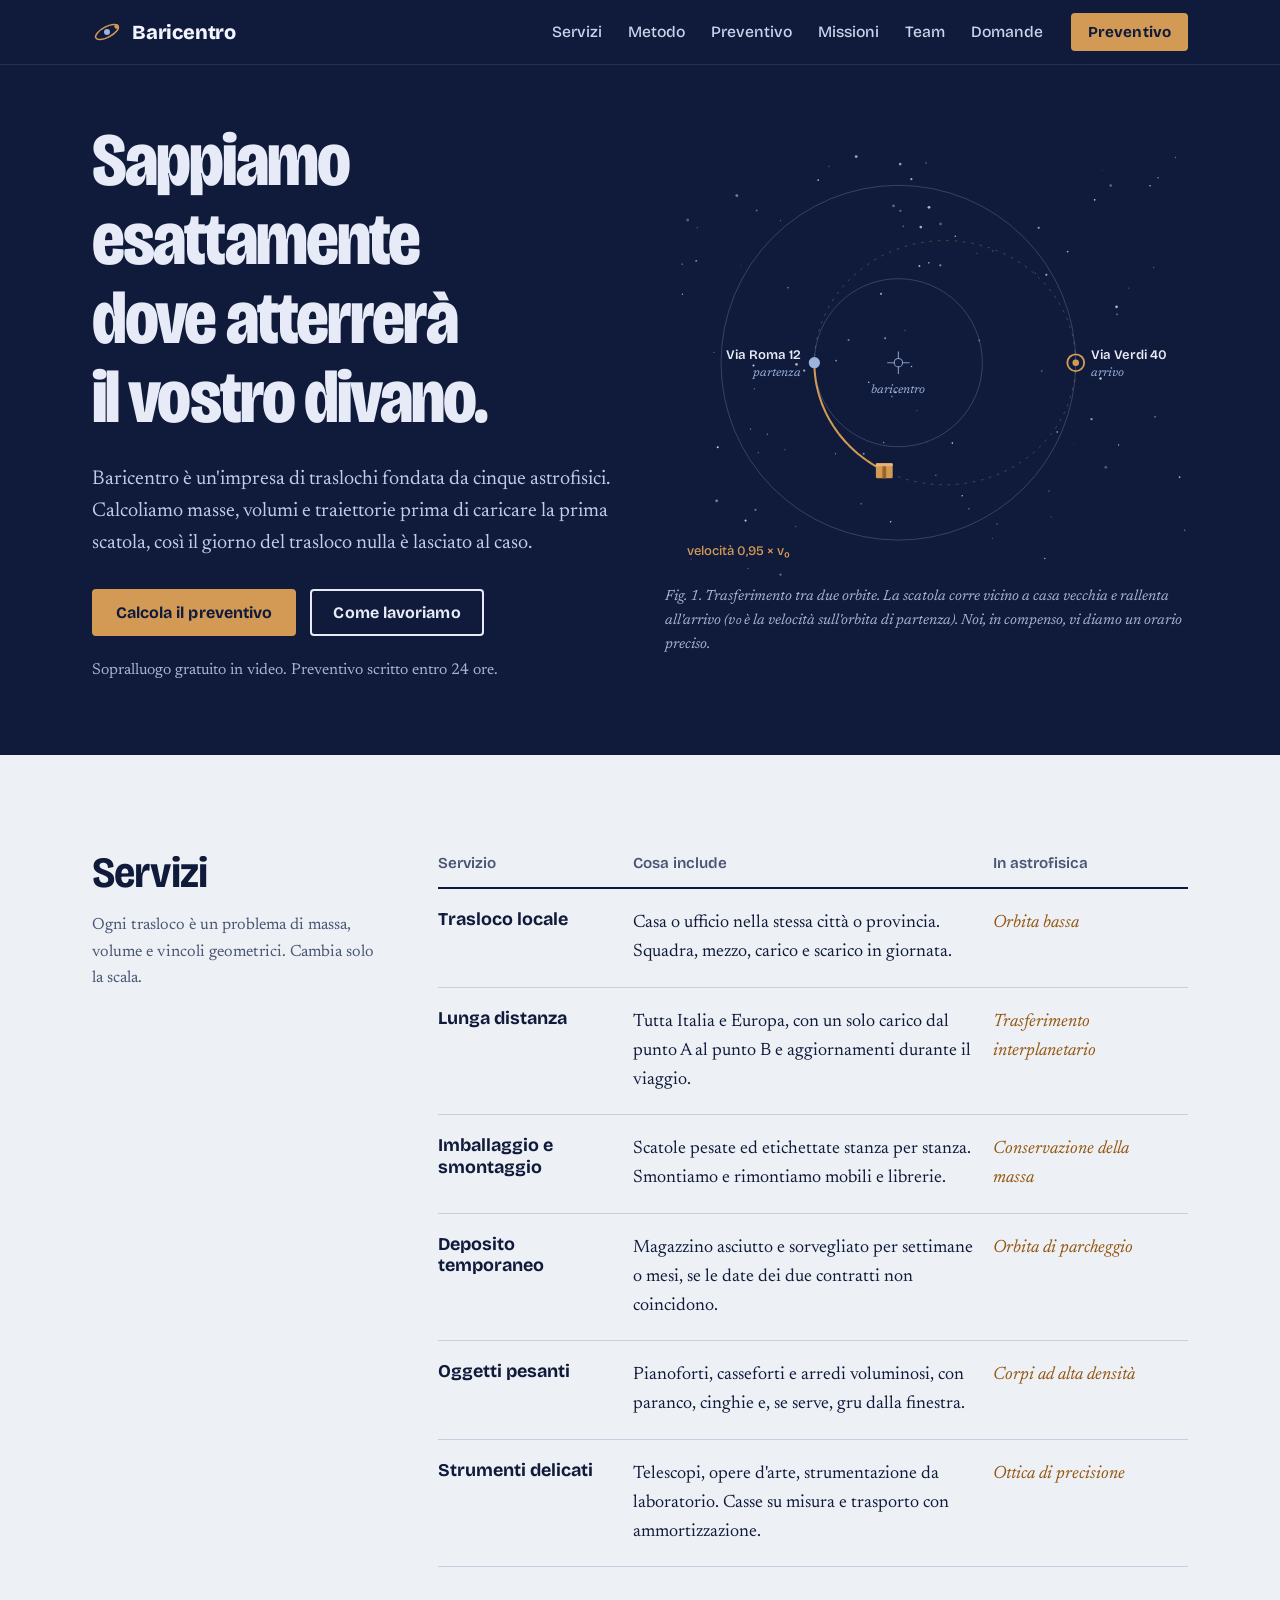
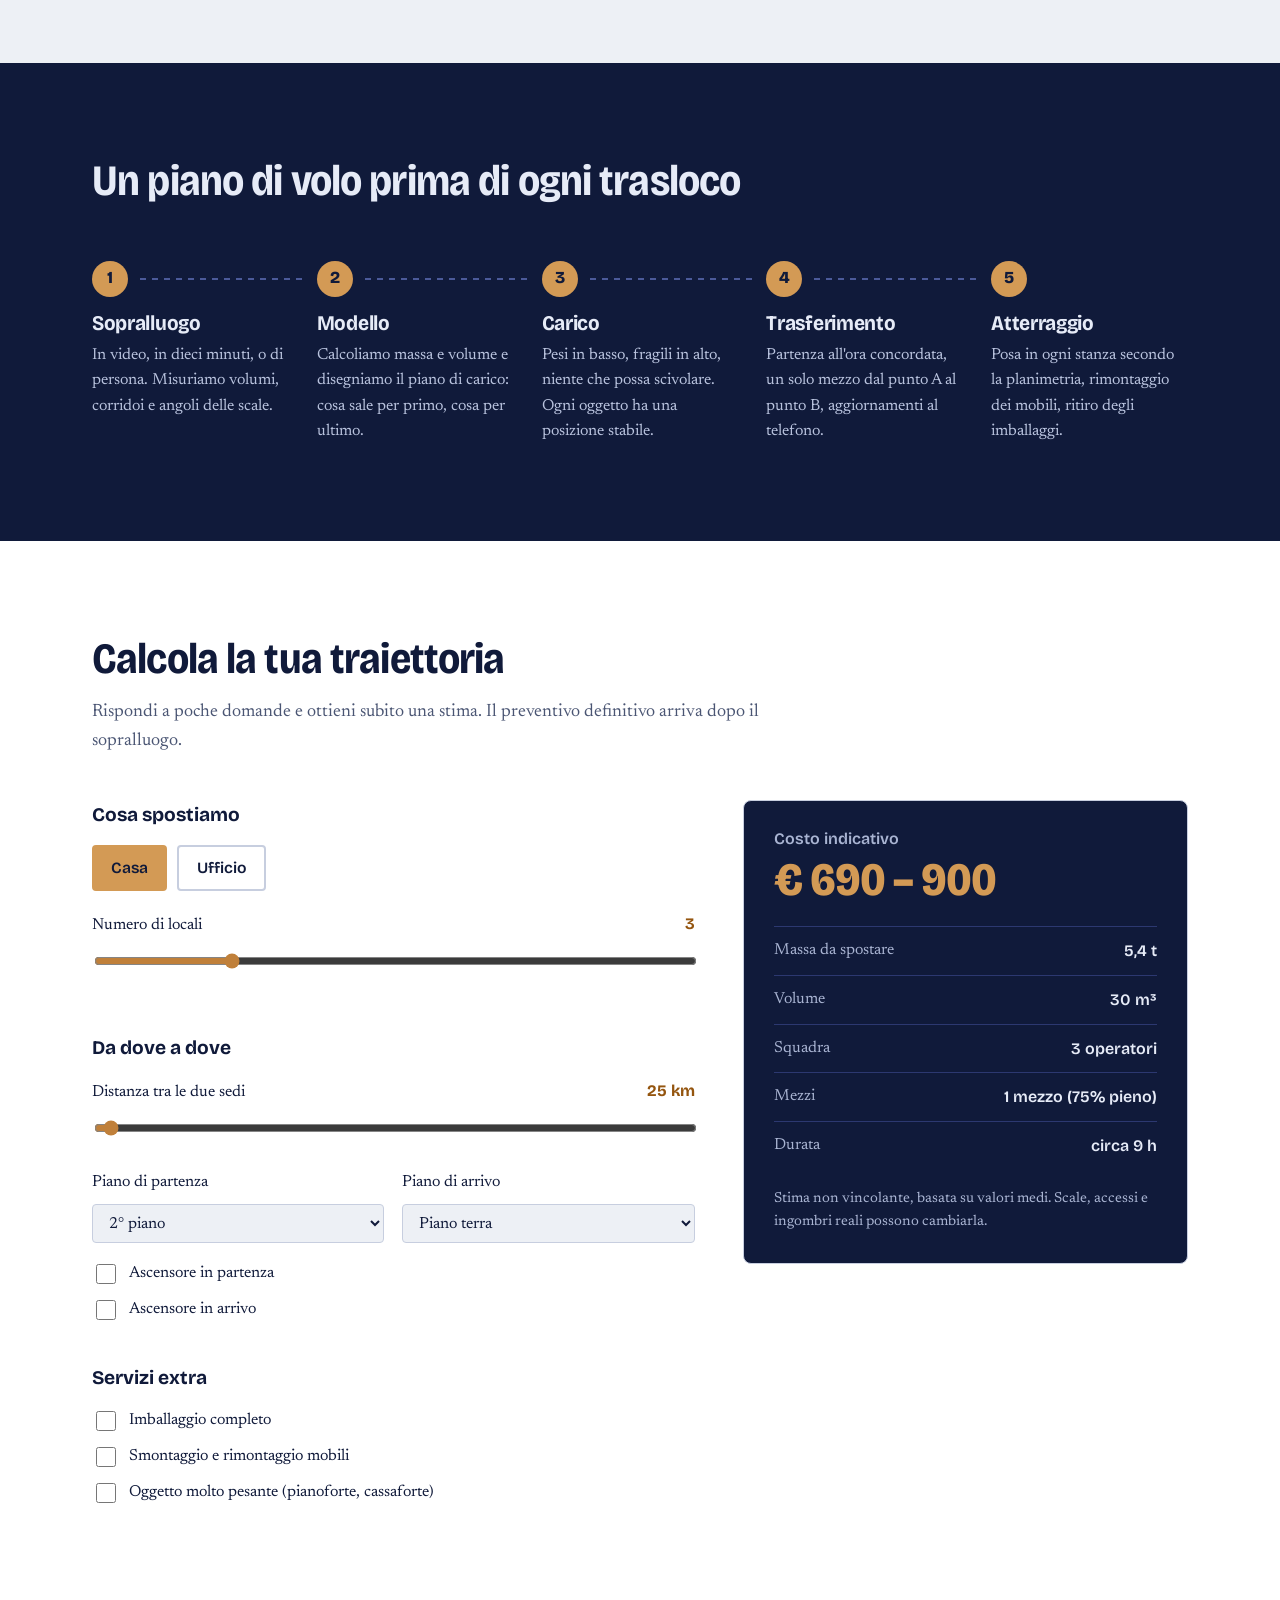
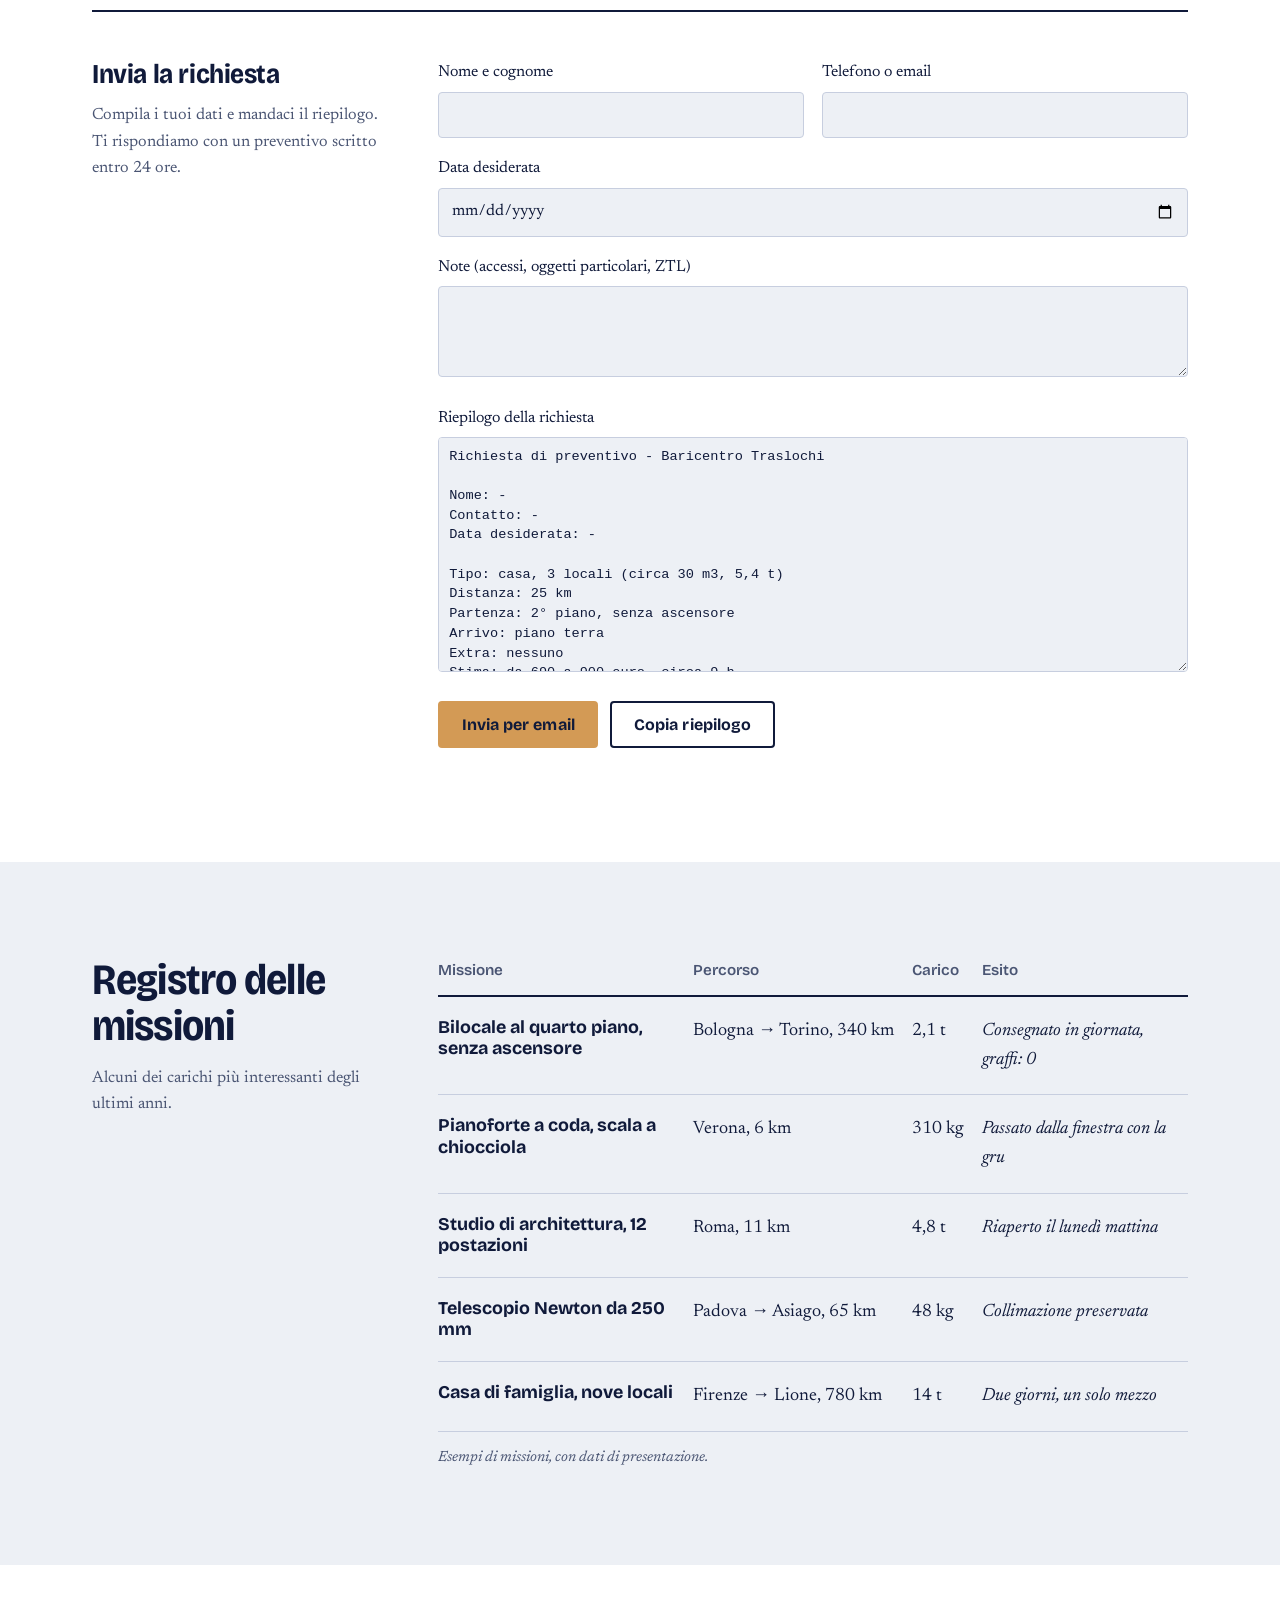
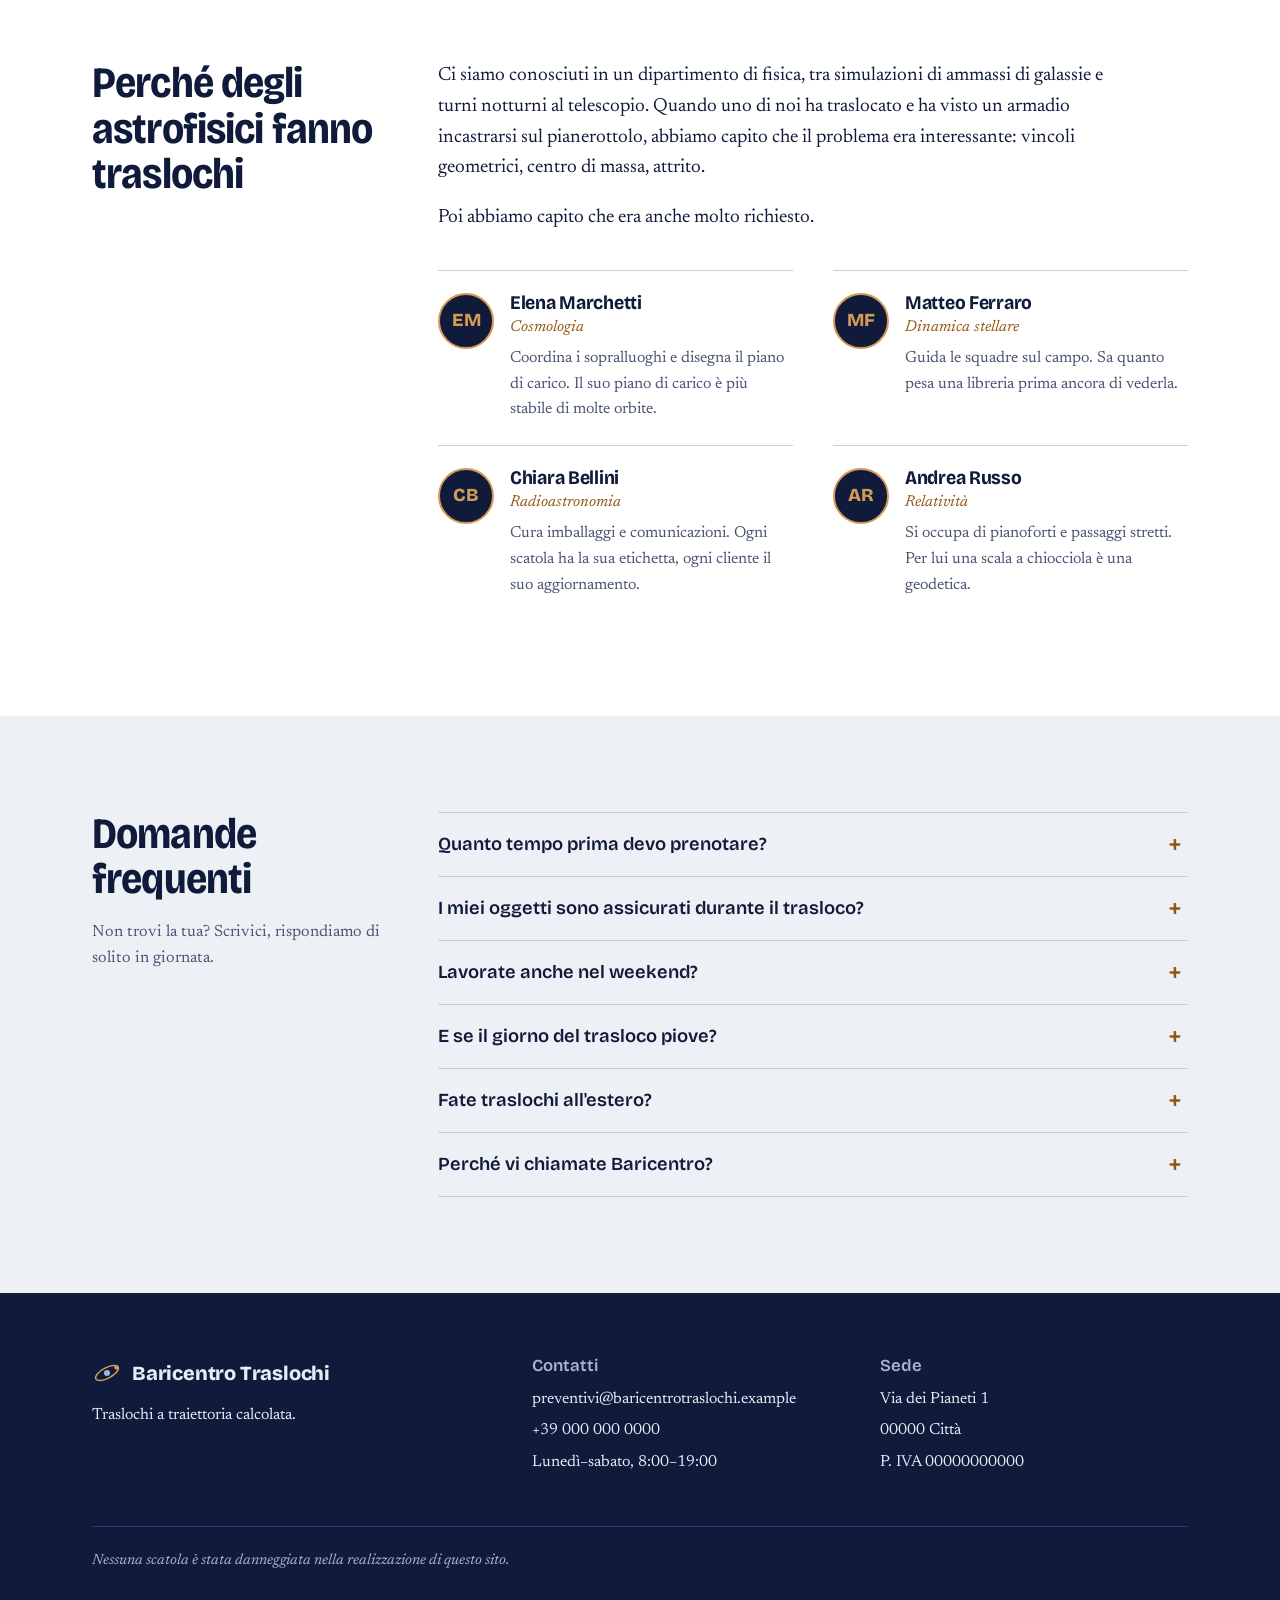
<file: index.html>
<!doctype html>
<html lang="it">
<head>
<meta charset="utf-8">
<meta name="viewport" content="width=device-width, initial-scale=1, viewport-fit=cover">
<title>Baricentro Traslochi – traslochi a traiettoria calcolata</title>
<meta name="description" content="Baricentro è un'impresa di traslochi fondata da astrofisici. Calcoliamo masse, volumi e traiettorie prima di caricare la prima scatola.">
<link rel="preconnect" href="https://fonts.googleapis.com">
<link rel="preconnect" href="https://fonts.gstatic.com" crossorigin>
<link href="https://fonts.googleapis.com/css2?family=Bricolage+Grotesque:opsz,wdth,wght@12..96,75..100,400..800&family=Newsreader:ital,opsz,wght@0,6..72,400..600;1,6..72,400&display=swap" rel="stylesheet">
<style>
  :root{
    --space:#101A3A;
    --space-deep:#0A1129;
    --box:#D39A55;
    --ice:#9DB4DE;
    --star:#F2F5FF;

    --bg:#EDF0F5;
    --surface:#FFFFFF;
    --ink:#101A3A;
    --muted:#4A5573;
    --line:#C7CEDF;
    --accent:#94550F;
    color-scheme: light;

    --display:"Bricolage Grotesque","Helvetica Neue",Arial,sans-serif;
    --text:"Newsreader",Georgia,"Times New Roman",serif;

    box-sizing:border-box;
    padding-top:env(safe-area-inset-top,0px);
    padding-bottom:env(safe-area-inset-bottom,0px);
    background:var(--space);
  }
  @media (prefers-color-scheme: dark){
    :root:not([data-theme="light"]){
      --bg:#0B1229;
      --surface:#121C3F;
      --ink:#E6EBF7;
      --muted:#A0ABCA;
      --line:#28336A;
      --accent:#E0AE6F;
      color-scheme: dark;
    }
  }
  :root[data-theme="dark"]{
    --bg:#0B1229;
    --surface:#121C3F;
    --ink:#E6EBF7;
    --muted:#A0ABCA;
    --line:#28336A;
    --accent:#E0AE6F;
    color-scheme: dark;
  }
  html{ scroll-padding-top:calc(env(safe-area-inset-top,0px) + 76px); scroll-behavior:smooth; }
  *,*::before,*::after{ box-sizing:border-box; }
  body{
    margin:0;
    background:var(--bg);
    color:var(--ink);
    font-family:var(--text);
    font-size:1.125rem;
    line-height:1.6;
    -webkit-text-size-adjust:100%;
  }
  h1,h2,h3{ font-family:var(--display); margin:0; line-height:1.05; letter-spacing:-0.015em; }
  p{ margin:0 0 1em; }
  a{ color:inherit; }
  img,svg{ max-width:100%; }
  :focus-visible{ outline:3px solid var(--box); outline-offset:3px; }

  .wrap{
    max-width:1140px; margin:0 auto;
    padding-left:max(22px,env(safe-area-inset-left,0px));
    padding-right:max(22px,env(safe-area-inset-right,0px));
  }

  /* ---------- Buttons ---------- */
  .btn{
    display:inline-flex; align-items:center; justify-content:center;
    padding:.8em 1.35em; border-radius:4px; border:2px solid var(--box);
    background:var(--box); color:var(--space);
    font-family:var(--display); font-weight:700; font-size:1rem; letter-spacing:.005em;
    text-decoration:none; cursor:pointer; line-height:1.1;
  }
  .btn:hover{ background:#E2AE6D; border-color:#E2AE6D; }
  .btn.ghost{ background:transparent; color:inherit; border-color:currentColor; }
  .btn.ghost:hover{ background:rgba(255,255,255,.08); }
  .btn.sm{ padding:.6em 1em; font-size:.95rem; }

  /* ---------- Header ---------- */
  .site-header{
    position:sticky; top:env(safe-area-inset-top,0px); z-index:20;
    background:var(--space); color:var(--star);
    border-bottom:1px solid rgba(255,255,255,.09);
  }
  .bar{ display:flex; align-items:center; gap:28px; height:64px; }
  .brand{ display:flex; align-items:center; gap:10px; text-decoration:none;
    font-family:var(--display); font-weight:800; font-size:1.25rem; letter-spacing:-.01em; }
  .site-header nav{ margin-left:auto; display:flex; gap:26px; }
  .site-header nav a{ text-decoration:none; font-family:var(--display); font-weight:500; font-size:.98rem; color:#C9D3EC; }
  .site-header nav a:hover{ color:#fff; }
  @media (max-width:860px){
    .site-header nav{ display:none; }
    .bar .btn{ margin-left:auto; }
  }

  /* ---------- Hero ---------- */
  .on-space{
    --ink:#E6EBF7; --muted:#A9B4D2; --line:#2C3870; --accent:#E0AE6F;
    background:var(--space); color:var(--ink);
  }
  .hero{ padding:56px 0 72px; overflow:hidden; }
  .hero-grid{ display:grid; grid-template-columns:1.02fr 1fr; gap:40px; align-items:center; }
  .hero h1{
    font-size:clamp(2.5rem,6.2vw,4.7rem); font-weight:800; font-stretch:82%;
    font-variation-settings:"opsz" 96; letter-spacing:-.025em; text-wrap:balance;
  }
  .lead{ font-size:1.25rem; color:#C3CCE6; max-width:34em; margin:26px 0 30px; }
  .cta-row{ display:flex; flex-wrap:wrap; gap:14px; }
  .hero-note{ margin:22px 0 0; font-size:.98rem; color:var(--muted); }
  .orbit{ margin:0; }
  .orbit svg{ display:block; width:100%; height:auto; }
  .orbit figcaption{ font-size:.92rem; font-style:italic; color:var(--muted); margin-top:8px; max-width:38em; }
  .o-ring{ fill:none; stroke:#9DB4DE; stroke-opacity:.28; stroke-width:1; }
  .o-transfer{ fill:none; stroke:#D39A55; stroke-opacity:.35; stroke-width:1; stroke-dasharray:3 6; }
  .o-trail{ fill:none; stroke:#D39A55; stroke-width:2.2; stroke-linecap:round; stroke-linejoin:round; }
  .o-label{ font-family:var(--display); font-size:14px; font-weight:600; fill:#E6EBF7; }
  .o-sub{ font-family:var(--text); font-style:italic; font-size:13px; fill:#9DB4DE; }
  .o-read{ font-family:var(--display); font-size:14px; font-weight:500; fill:#D39A55; }
  @media (max-width:940px){
    .hero{ padding:36px 0 56px; }
    .hero-grid{ grid-template-columns:1fr; gap:36px; }
  }

  /* ---------- Sections ---------- */
  .section{ padding:96px 0; background:var(--bg); }
  .section.alt{ background:var(--surface); }
  .split{ display:grid; grid-template-columns:minmax(200px,290px) 1fr; gap:56px; }
  .rail h2, .sec-title{
    font-size:clamp(1.9rem,3.6vw,2.7rem); font-weight:700; font-stretch:88%; letter-spacing:-.02em;
  }
  .rail p{ margin-top:16px; color:var(--muted); font-size:1.02rem; }
  .sec-lead{ color:var(--muted); max-width:40em; margin:16px 0 0; }
  @media (max-width:860px){
    .section{ padding:64px 0; }
    .split{ grid-template-columns:1fr; gap:28px; }
  }

  /* ---------- Servizi table ---------- */
  table{ width:100%; border-collapse:collapse; }
  th{ text-align:left; font-family:var(--display); font-weight:600; font-size:.95rem; color:var(--muted);
      padding:0 18px 12px 0; border-bottom:2px solid var(--ink); }
  td{ padding:20px 18px 20px 0; border-bottom:1px solid var(--line); vertical-align:top; }
  td:first-child{ font-family:var(--display); font-weight:700; font-size:1.12rem; width:26%; line-height:1.2; }
  td.astro{ font-style:italic; color:var(--accent); width:26%; }
  .table-scroll{ overflow-x:auto; }
  @media (max-width:720px){
    .svc thead{ display:none; }
    .svc tr, .svc td{ display:block; width:auto !important; }
    .svc tr{ padding:18px 0; border-bottom:1px solid var(--line); }
    .svc td{ padding:0; border:0; }
    .svc td:first-child{ margin-bottom:6px; font-size:1.15rem; }
    .svc td.astro{ margin-top:8px; }
    .svc td.astro::before{ content:"In astrofisica: "; font-style:normal; color:var(--muted); }
  }

  /* ---------- Metodo ---------- */
  .metodo{ padding:96px 0; }
  .metodo h2{ font-size:clamp(1.9rem,3.6vw,2.7rem); font-weight:700; font-stretch:88%; letter-spacing:-.02em; max-width:16em; }
  .steps{ list-style:none; padding:0; margin:56px 0 0; display:grid; grid-template-columns:repeat(5,1fr); gap:28px; counter-reset:step; }
  .steps li{ position:relative; padding-top:52px; counter-increment:step; }
  .steps li::before{
    content:counter(step); position:absolute; top:0; left:0; width:36px; height:36px; border-radius:50%;
    background:var(--box); color:var(--space); display:grid; place-items:center;
    font-family:var(--display); font-weight:800; font-size:1.05rem;
  }
  .steps li::after{
    content:""; position:absolute; top:17px; left:48px; right:-16px; height:2px;
    background:repeating-linear-gradient(90deg,#4B5A99 0 6px,transparent 6px 12px);
  }
  .steps li:last-child::after{ display:none; }
  .steps h3{ font-size:1.3rem; font-weight:700; margin-bottom:8px; font-stretch:92%; }
  .steps p{ font-size:1rem; color:#B9C3DE; margin:0; }
  @media (max-width:940px){
    .metodo{ padding:64px 0; }
    .steps{ grid-template-columns:1fr; gap:0; margin-top:36px; }
    .steps li{ padding:2px 0 34px 56px; }
    .steps li::after{ top:42px; bottom:6px; left:17px; right:auto; width:2px; height:auto;
      background:repeating-linear-gradient(180deg,#4B5A99 0 6px,transparent 6px 12px); }
  }

  /* ---------- Calcolatore ---------- */
  .calc{ display:grid; grid-template-columns:1.15fr .85fr; gap:48px; margin-top:44px; align-items:start; }
  fieldset{ border:0; margin:0 0 30px; padding:0; min-inline-size:0; }
  legend{ font-family:var(--display); font-weight:700; font-size:1.2rem; padding:0; margin-bottom:14px; }
  .field{ display:block; margin-bottom:18px; }
  .field > span, .field-label{ display:flex; justify-content:space-between; align-items:baseline; gap:12px;
    font-size:1rem; margin-bottom:6px; }
  output{ font-family:var(--display); font-weight:700; color:var(--accent); }
  input[type=range]{ width:100%; accent-color:#C0803A; height:28px; }
  .seg{ display:flex; gap:10px; margin-bottom:20px; flex-wrap:wrap; }
  .seg label{ cursor:pointer; }
  .seg input{ position:absolute; opacity:0; pointer-events:none; }
  .seg span{
    display:inline-block; padding:.55em 1.1em; border:2px solid var(--line); border-radius:4px;
    font-family:var(--display); font-weight:600; font-size:.98rem; background:var(--surface);
  }
  .seg input:checked + span{ border-color:var(--box); background:var(--box); color:var(--space); }
  .seg input:focus-visible + span{ outline:3px solid var(--box); outline-offset:3px; }
  .two{ display:grid; grid-template-columns:1fr 1fr; gap:18px; }
  select,input[type=text],input[type=email],input[type=date],textarea{
    width:100%; font:inherit; font-size:1rem; color:var(--ink); background:var(--surface);
    border:1.5px solid var(--line); border-radius:4px; padding:.6em .75em;
  }
  .section.alt select,.section.alt input[type=text],.section.alt input[type=email],.section.alt input[type=date],.section.alt textarea{ background:var(--bg); }
  select{ margin-top:2px; }
  .check{ display:flex; gap:10px; align-items:center; font-size:1rem; margin:0 0 10px; cursor:pointer; }
  .check input{ width:20px; height:20px; accent-color:#C0803A; flex:none; }
  .result{
    position:sticky; top:calc(env(safe-area-inset-top,0px) + 84px);
    background:var(--space); color:#E6EBF7; border-radius:8px; padding:30px; border:1px solid var(--line);
  }
  .result h3{ font-size:1rem; font-weight:600; color:#A9B4D2; font-stretch:100%; letter-spacing:0; }
  .price{ font-family:var(--display); font-weight:800; font-size:clamp(2rem,4vw,2.9rem); color:var(--box);
    line-height:1.05; margin:8px 0 22px; font-stretch:88%; letter-spacing:-.02em; }
  .result dl{ margin:0; display:grid; grid-template-columns:auto 1fr; gap:0; }
  .result dt,.result dd{ padding:11px 0; border-top:1px solid #2C3870; margin:0; font-size:1rem; }
  .result dt{ color:#A9B4D2; padding-right:20px; }
  .result dd{ text-align:right; font-family:var(--display); font-weight:600; }
  .result .fine{ font-size:.9rem; color:#A9B4D2; margin:18px 0 0; }
  @media (max-width:940px){
    .calc{ grid-template-columns:1fr; gap:12px; }
    .result{ position:static; }
  }
  @media (max-width:520px){ .two{ grid-template-columns:1fr; } }

  .request{ margin-top:64px; padding-top:48px; border-top:2px solid var(--ink); display:grid; grid-template-columns:minmax(200px,290px) 1fr; gap:56px; }
  .request h3{ font-size:1.7rem; font-weight:700; font-stretch:90%; }
  .request .rail-p{ color:var(--muted); font-size:1.02rem; margin-top:14px; }
  textarea{ resize:vertical; line-height:1.45; }
  #summary{ font-family:ui-monospace,Menlo,Consolas,monospace; font-size:.85rem; }
  .actions{ display:flex; flex-wrap:wrap; gap:12px; align-items:center; margin:6px 0 18px; }
  #copyStatus{ font-size:.95rem; color:var(--muted); }
  @media (max-width:860px){ .request{ grid-template-columns:1fr; gap:24px; } }

  /* ---------- Registro ---------- */
  .log td:first-child{ width:34%; }
  .log td.num{ white-space:nowrap; }
  .log td:last-child{ font-style:italic; }
  .log caption{ text-align:left; font-size:.92rem; color:var(--muted); font-style:italic; padding-top:14px; caption-side:bottom; }

  /* ---------- Team ---------- */
  .about-copy p{ font-size:1.2rem; max-width:36em; }
  .team{ list-style:none; margin:36px 0 0; padding:0; display:grid; grid-template-columns:1fr 1fr; gap:0 40px; }
  .team li{ display:grid; grid-template-columns:56px 1fr; gap:16px; padding:22px 0; border-top:1px solid var(--line); }
  .mono{
    width:56px; height:56px; border-radius:50%; background:var(--space); color:var(--box);
    display:grid; place-items:center; font-family:var(--display); font-weight:800; font-size:1.15rem;
    border:2px solid var(--box);
  }
  .team h3{ font-size:1.2rem; font-weight:700; font-stretch:92%; }
  .team .field-of{ display:block; font-style:italic; color:var(--accent); font-size:.98rem; margin:2px 0 6px; }
  .team p{ margin:0; font-size:1rem; color:var(--muted); }
  @media (max-width:720px){ .team{ grid-template-columns:1fr; } }

  /* ---------- FAQ ---------- */
  details{ border-top:1px solid var(--line); padding:0; }
  details:last-of-type{ border-bottom:1px solid var(--line); }
  summary{
    list-style:none; cursor:pointer; padding:20px 44px 20px 0; position:relative;
    font-family:var(--display); font-weight:600; font-size:1.15rem; line-height:1.25;
  }
  summary::-webkit-details-marker{ display:none; }
  summary::after{
    content:"+"; position:absolute; right:6px; top:50%; transform:translateY(-52%);
    font-size:1.7rem; font-weight:500; color:var(--accent);
  }
  details[open] summary::after{ content:"\2212"; }
  details p{ padding:0 44px 22px 0; margin:0; color:var(--muted); max-width:38em; }

  /* ---------- Footer ---------- */
  footer{ padding:64px 0 48px; }
  .foot{ display:grid; grid-template-columns:1.3fr 1fr 1fr; gap:40px; }
  footer h2{ font-size:1.05rem; font-weight:600; color:#A9B4D2; margin-bottom:12px; letter-spacing:0; font-stretch:100%; }
  footer p{ margin:0 0 6px; font-size:1rem; }
  footer .brand{ margin-bottom:14px; }
  .legal{ margin-top:44px; padding-top:22px; border-top:1px solid #2C3870; font-size:.92rem; color:#A9B4D2; font-style:italic; }
  @media (max-width:760px){ .foot{ grid-template-columns:1fr; gap:28px; } }

  @media (prefers-reduced-motion: reduce){
    html{ scroll-behavior:auto; }
  }
</style>
</head>
<body>

<header class="site-header">
  <div class="wrap bar">
    <a class="brand" href="#top" aria-label="Baricentro Traslochi, vai all'inizio">
      <svg width="30" height="30" viewBox="0 0 32 32" aria-hidden="true">
        <ellipse cx="16" cy="16" rx="13.5" ry="5.6" transform="rotate(-28 16 16)" fill="none" stroke="#D39A55" stroke-width="1.6"/>
        <circle cx="16" cy="16" r="3.2" fill="#9DB4DE"/>
        <circle cx="26.2" cy="10.2" r="2.4" fill="#D39A55"/>
      </svg>
      <span>Baricentro</span>
    </a>
    <nav aria-label="Principale">
      <a href="#servizi">Servizi</a>
      <a href="#metodo">Metodo</a>
      <a href="#preventivo">Preventivo</a>
      <a href="#missioni">Missioni</a>
      <a href="#team">Team</a>
      <a href="#faq">Domande</a>
    </nav>
    <a class="btn sm" href="#preventivo">Preventivo</a>
  </div>
</header>

<main id="top">

<!-- HERO -->
<section class="hero on-space">
  <div class="wrap hero-grid">
    <div>
      <h1>Sappiamo esattamente dove atterrerà il vostro divano.</h1>
      <p class="lead">Baricentro è un'impresa di traslochi fondata da cinque astrofisici. Calcoliamo masse, volumi e traiettorie prima di caricare la prima scatola, così il giorno del trasloco nulla è lasciato al caso.</p>
      <div class="cta-row">
        <a class="btn" href="#preventivo">Calcola il preventivo</a>
        <a class="btn ghost" href="#metodo">Come lavoriamo</a>
      </div>
      <p class="hero-note">Sopralluogo gratuito in video. Preventivo scritto entro 24 ore.</p>
    </div>

    <figure class="orbit">
      <svg id="orbit" viewBox="0 0 560 460" role="img" aria-labelledby="orbit-t orbit-d">
        <title id="orbit-t">Trasferimento orbitale di una scatola da casa vecchia a casa nuova</title>
        <desc id="orbit-d">Una scatola parte da un'orbita interna, chiamata Via Roma 12, e raggiunge un'orbita esterna, Via Verdi 40, lungo un'ellisse di trasferimento. Vicino a casa vecchia va più veloce, arrivando rallenta.</desc>
        <g id="stars"></g>
        <circle class="o-ring" cx="250" cy="230" r="90"/>
        <circle class="o-ring" cx="250" cy="230" r="190"/>
        <ellipse class="o-transfer" cx="300" cy="230" rx="140" ry="130.77"/>
        <path id="trail" class="o-trail" d="M160 230"/>

        <!-- baricentro -->
        <g stroke="#9DB4DE" stroke-opacity=".8" stroke-width="1.2" fill="none">
          <circle cx="250" cy="230" r="4.5"/>
          <path d="M250 218v8M250 234v8M238 230h8M254 230h8"/>
        </g>
        <text class="o-sub" x="250" y="262" text-anchor="middle" font-size="12">baricentro</text>

        <!-- origine -->
        <circle cx="160" cy="230" r="6" fill="#9DB4DE"/>
        <text class="o-label" x="146" y="226" text-anchor="end">Via Roma 12</text>
        <text class="o-sub" x="146" y="244" text-anchor="end">partenza</text>

        <!-- destinazione -->
        <circle cx="440" cy="230" r="9" fill="none" stroke="#D39A55" stroke-width="2"/>
        <circle cx="440" cy="230" r="3.5" fill="#D39A55"/>
        <text class="o-label" x="456" y="226">Via Verdi 40</text>
        <text class="o-sub" x="456" y="244">arrivo</text>

        <!-- scatola -->
        <g id="box" transform="translate(160 230)">
          <rect x="-9" y="-8" width="18" height="16" rx="1.5" fill="#D39A55"/>
          <rect x="-2" y="-8" width="4" height="16" fill="#9C6528"/>
          <rect x="-9" y="-8" width="18" height="3" rx="1" fill="#E7B677"/>
        </g>

        <text id="readout" class="o-read" x="24" y="436">velocità 1,17 × v₀</text>
      </svg>
      <figcaption>Fig. 1. Trasferimento tra due orbite. La scatola corre vicino a casa vecchia e rallenta all'arrivo (v₀ è la velocità sull'orbita di partenza). Noi, in compenso, vi diamo un orario preciso.</figcaption>
    </figure>
  </div>
</section>

<!-- SERVIZI -->
<section class="section" id="servizi">
  <div class="wrap split">
    <div class="rail">
      <h2>Servizi</h2>
      <p>Ogni trasloco è un problema di massa, volume e vincoli geometrici. Cambia solo la scala.</p>
    </div>
    <div>
      <table class="svc">
        <thead>
          <tr><th scope="col">Servizio</th><th scope="col">Cosa include</th><th scope="col">In astrofisica</th></tr>
        </thead>
        <tbody>
          <tr>
            <td>Trasloco locale</td>
            <td>Casa o ufficio nella stessa città o provincia. Squadra, mezzo, carico e scarico in giornata.</td>
            <td class="astro">Orbita bassa</td>
          </tr>
          <tr>
            <td>Lunga distanza</td>
            <td>Tutta Italia e Europa, con un solo carico dal punto A al punto B e aggiornamenti durante il viaggio.</td>
            <td class="astro">Trasferimento interplanetario</td>
          </tr>
          <tr>
            <td>Imballaggio e smontaggio</td>
            <td>Scatole pesate ed etichettate stanza per stanza. Smontiamo e rimontiamo mobili e librerie.</td>
            <td class="astro">Conservazione della massa</td>
          </tr>
          <tr>
            <td>Deposito temporaneo</td>
            <td>Magazzino asciutto e sorvegliato per settimane o mesi, se le date dei due contratti non coincidono.</td>
            <td class="astro">Orbita di parcheggio</td>
          </tr>
          <tr>
            <td>Oggetti pesanti</td>
            <td>Pianoforti, casseforti e arredi voluminosi, con paranco, cinghie e, se serve, gru dalla finestra.</td>
            <td class="astro">Corpi ad alta densità</td>
          </tr>
          <tr>
            <td>Strumenti delicati</td>
            <td>Telescopi, opere d'arte, strumentazione da laboratorio. Casse su misura e trasporto con ammortizzazione.</td>
            <td class="astro">Ottica di precisione</td>
          </tr>
        </tbody>
      </table>
    </div>
  </div>
</section>

<!-- METODO -->
<section class="metodo on-space" id="metodo">
  <div class="wrap">
    <h2>Un piano di volo prima di ogni trasloco</h2>
    <ol class="steps">
      <li>
        <h3>Sopralluogo</h3>
        <p>In video, in dieci minuti, o di persona. Misuriamo volumi, corridoi e angoli delle scale.</p>
      </li>
      <li>
        <h3>Modello</h3>
        <p>Calcoliamo massa e volume e disegniamo il piano di carico: cosa sale per primo, cosa per ultimo.</p>
      </li>
      <li>
        <h3>Carico</h3>
        <p>Pesi in basso, fragili in alto, niente che possa scivolare. Ogni oggetto ha una posizione stabile.</p>
      </li>
      <li>
        <h3>Trasferimento</h3>
        <p>Partenza all'ora concordata, un solo mezzo dal punto A al punto B, aggiornamenti al telefono.</p>
      </li>
      <li>
        <h3>Atterraggio</h3>
        <p>Posa in ogni stanza secondo la planimetria, rimontaggio dei mobili, ritiro degli imballaggi.</p>
      </li>
    </ol>
  </div>
</section>

<!-- PREVENTIVO -->
<section class="section alt" id="preventivo">
  <div class="wrap">
    <h2 class="sec-title">Calcola la tua traiettoria</h2>
    <p class="sec-lead">Rispondi a poche domande e ottieni subito una stima. Il preventivo definitivo arriva dopo il sopralluogo.</p>

    <div class="calc">
      <form id="calc" autocomplete="off">
        <fieldset>
          <legend>Cosa spostiamo</legend>
          <div class="seg" role="radiogroup" aria-label="Tipo di trasloco">
            <label><input type="radio" name="tipo" value="casa" checked><span>Casa</span></label>
            <label><input type="radio" name="tipo" value="ufficio"><span>Ufficio</span></label>
          </div>
          <label class="field">
            <span>Numero di locali <output id="roomsOut">3</output></span>
            <input type="range" id="rooms" min="1" max="10" step="1" value="3">
          </label>
        </fieldset>

        <fieldset>
          <legend>Da dove a dove</legend>
          <label class="field">
            <span>Distanza tra le due sedi <output id="kmOut">25 km</output></span>
            <input type="range" id="km" min="1" max="1500" step="1" value="25">
          </label>
          <div class="two">
            <label class="field"><span class="field-label">Piano di partenza</span>
              <select id="floorFrom">
                <option value="0">Piano terra</option>
                <option value="1">1° piano</option>
                <option value="2" selected>2° piano</option>
                <option value="3">3° piano</option>
                <option value="4">4° piano</option>
                <option value="5">5° piano o più</option>
              </select>
            </label>
            <label class="field"><span class="field-label">Piano di arrivo</span>
              <select id="floorTo">
                <option value="0" selected>Piano terra</option>
                <option value="1">1° piano</option>
                <option value="2">2° piano</option>
                <option value="3">3° piano</option>
                <option value="4">4° piano</option>
                <option value="5">5° piano o più</option>
              </select>
            </label>
          </div>
          <label class="check"><input type="checkbox" id="liftFrom"> Ascensore in partenza</label>
          <label class="check"><input type="checkbox" id="liftTo"> Ascensore in arrivo</label>
        </fieldset>

        <fieldset>
          <legend>Servizi extra</legend>
          <label class="check"><input type="checkbox" id="pack"> Imballaggio completo</label>
          <label class="check"><input type="checkbox" id="assemble"> Smontaggio e rimontaggio mobili</label>
          <label class="check"><input type="checkbox" id="heavy"> Oggetto molto pesante (pianoforte, cassaforte)</label>
        </fieldset>
      </form>

      <aside class="result" aria-live="polite" aria-label="Stima del trasloco">
        <h3>Costo indicativo</h3>
        <p class="price" id="price">€ 0</p>
        <dl>
          <dt>Massa da spostare</dt><dd id="rMass">–</dd>
          <dt>Volume</dt><dd id="rVol">–</dd>
          <dt>Squadra</dt><dd id="rCrew">–</dd>
          <dt>Mezzi</dt><dd id="rTruck">–</dd>
          <dt>Durata</dt><dd id="rTime">–</dd>
        </dl>
        <p class="fine">Stima non vincolante, basata su valori medi. Scale, accessi e ingombri reali possono cambiarla.</p>
      </aside>
    </div>

    <div class="request">
      <div>
        <h3>Invia la richiesta</h3>
        <p class="rail-p">Compila i tuoi dati e mandaci il riepilogo. Ti rispondiamo con un preventivo scritto entro 24 ore.</p>
      </div>
      <div>
        <div class="two">
          <label class="field"><span class="field-label">Nome e cognome</span><input type="text" id="cName" autocomplete="name"></label>
          <label class="field"><span class="field-label">Telefono o email</span><input type="text" id="cContact" autocomplete="email"></label>
        </div>
        <label class="field"><span class="field-label">Data desiderata</span><input type="date" id="cDate"></label>
        <label class="field"><span class="field-label">Note (accessi, oggetti particolari, ZTL)</span><textarea id="cNotes" rows="3"></textarea></label>
        <label class="field"><span class="field-label">Riepilogo della richiesta</span><textarea id="summary" rows="11" readonly></textarea></label>
        <div class="actions">
          <a class="btn" id="mailBtn" href="mailto:preventivi@baricentrotraslochi.example">Invia per email</a>
          <button type="button" class="btn ghost" id="copyBtn" style="color:var(--ink)">Copia riepilogo</button>
          <span id="copyStatus" role="status"></span>
        </div>
      </div>
    </div>
  </div>
</section>

<!-- MISSIONI -->
<section class="section" id="missioni">
  <div class="wrap split">
    <div class="rail">
      <h2>Registro delle missioni</h2>
      <p>Alcuni dei carichi più interessanti degli ultimi anni.</p>
    </div>
    <div class="table-scroll">
      <table class="log">
        <caption>Esempi di missioni, con dati di presentazione.</caption>
        <thead>
          <tr><th scope="col">Missione</th><th scope="col">Percorso</th><th scope="col">Carico</th><th scope="col">Esito</th></tr>
        </thead>
        <tbody>
          <tr><td>Bilocale al quarto piano, senza ascensore</td><td class="num">Bologna → Torino, 340 km</td><td class="num">2,1 t</td><td>Consegnato in giornata, graffi: 0</td></tr>
          <tr><td>Pianoforte a coda, scala a chiocciola</td><td class="num">Verona, 6 km</td><td class="num">310 kg</td><td>Passato dalla finestra con la gru</td></tr>
          <tr><td>Studio di architettura, 12 postazioni</td><td class="num">Roma, 11 km</td><td class="num">4,8 t</td><td>Riaperto il lunedì mattina</td></tr>
          <tr><td>Telescopio Newton da 250 mm</td><td class="num">Padova → Asiago, 65 km</td><td class="num">48 kg</td><td>Collimazione preservata</td></tr>
          <tr><td>Casa di famiglia, nove locali</td><td class="num">Firenze → Lione, 780 km</td><td class="num">14 t</td><td>Due giorni, un solo mezzo</td></tr>
        </tbody>
      </table>
    </div>
  </div>
</section>

<!-- TEAM -->
<section class="section alt" id="team">
  <div class="wrap split">
    <div class="rail">
      <h2>Perché degli astrofisici fanno traslochi</h2>
    </div>
    <div>
      <div class="about-copy">
        <p>Ci siamo conosciuti in un dipartimento di fisica, tra simulazioni di ammassi di galassie e turni notturni al telescopio. Quando uno di noi ha traslocato e ha visto un armadio incastrarsi sul pianerottolo, abbiamo capito che il problema era interessante: vincoli geometrici, centro di massa, attrito.</p>
        <p>Poi abbiamo capito che era anche molto richiesto.</p>
      </div>
      <ul class="team">
        <li>
          <div class="mono" aria-hidden="true">EM</div>
          <div>
            <h3>Elena Marchetti</h3>
            <span class="field-of">Cosmologia</span>
            <p>Coordina i sopralluoghi e disegna il piano di carico. Il suo piano di carico è più stabile di molte orbite.</p>
          </div>
        </li>
        <li>
          <div class="mono" aria-hidden="true">MF</div>
          <div>
            <h3>Matteo Ferraro</h3>
            <span class="field-of">Dinamica stellare</span>
            <p>Guida le squadre sul campo. Sa quanto pesa una libreria prima ancora di vederla.</p>
          </div>
        </li>
        <li>
          <div class="mono" aria-hidden="true">CB</div>
          <div>
            <h3>Chiara Bellini</h3>
            <span class="field-of">Radioastronomia</span>
            <p>Cura imballaggi e comunicazioni. Ogni scatola ha la sua etichetta, ogni cliente il suo aggiornamento.</p>
          </div>
        </li>
        <li>
          <div class="mono" aria-hidden="true">AR</div>
          <div>
            <h3>Andrea Russo</h3>
            <span class="field-of">Relatività</span>
            <p>Si occupa di pianoforti e passaggi stretti. Per lui una scala a chiocciola è una geodetica.</p>
          </div>
        </li>
      </ul>
    </div>
  </div>
</section>

<!-- FAQ -->
<section class="section" id="faq">
  <div class="wrap split">
    <div class="rail">
      <h2>Domande frequenti</h2>
      <p>Non trovi la tua? Scrivici, rispondiamo di solito in giornata.</p>
    </div>
    <div>
      <details>
        <summary>Quanto tempo prima devo prenotare?</summary>
        <p>Di norma due o tre settimane. A fine mese e in estate conviene muoversi con quattro o sei settimane di anticipo, perché sono i periodi più richiesti.</p>
      </details>
      <details>
        <summary>I miei oggetti sono assicurati durante il trasloco?</summary>
        <p>Sì. Il trasporto è coperto da una polizza per i danni alle cose trasportate. Massimale e condizioni sono indicati nel preventivo scritto.</p>
      </details>
      <details>
        <summary>Lavorate anche nel weekend?</summary>
        <p>Sì, sabato e domenica su prenotazione. Indicaci la data desiderata nella richiesta e ti diciamo subito se abbiamo una squadra libera.</p>
      </details>
      <details>
        <summary>E se il giorno del trasloco piove?</summary>
        <p>Il carico è protetto da teli e coperte imbottite, e il percorso dal portone al mezzo è coperto da protezioni antiscivolo. La pioggia non cambia il piano.</p>
      </details>
      <details>
        <summary>Fate traslochi all'estero?</summary>
        <p>Sì, in tutta Europa. Per i trasferimenti internazionali ci occupiamo anche dell'elenco dei beni per la dogana, quando serve.</p>
      </details>
      <details>
        <summary>Perché vi chiamate Baricentro?</summary>
        <p>Il baricentro è il punto attorno al quale ruotano due corpi. Nel nostro caso, la vostra casa vecchia e quella nuova.</p>
      </details>
    </div>
  </div>
</section>

</main>

<footer class="on-space">
  <div class="wrap">
    <div class="foot">
      <div>
        <a class="brand" href="#top">
          <svg width="30" height="30" viewBox="0 0 32 32" aria-hidden="true">
            <ellipse cx="16" cy="16" rx="13.5" ry="5.6" transform="rotate(-28 16 16)" fill="none" stroke="#D39A55" stroke-width="1.6"/>
            <circle cx="16" cy="16" r="3.2" fill="#9DB4DE"/>
            <circle cx="26.2" cy="10.2" r="2.4" fill="#D39A55"/>
          </svg>
          <span>Baricentro Traslochi</span>
        </a>
        <p>Traslochi a traiettoria calcolata.</p>
      </div>
      <div>
        <h2>Contatti</h2>
        <p>preventivi@baricentrotraslochi.example</p>
        <p>+39 000 000 0000</p>
        <p>Lunedì–sabato, 8:00–19:00</p>
      </div>
      <div>
        <h2>Sede</h2>
        <p>Via dei Pianeti 1</p>
        <p>00000 Città</p>
        <p>P. IVA 00000000000</p>
      </div>
    </div>
    <p class="legend legal">Nessuna scatola è stata danneggiata nella realizzazione di questo sito.</p>
  </div>
</footer>

<script>
(function(){
  /* ---------- Hero: stelle + trasferimento orbitale ---------- */
  function rng(a){return function(){a|=0;a=a+0x6D2B79F5|0;var t=Math.imul(a^a>>>15,1|a);t=t+Math.imul(t^t>>>7,61|t)^t;return((t^t>>>14)>>>0)/4294967296;};}
  var r = rng(42), s = '';
  for (var i=0;i<95;i++){
    var x=r()*560, y=r()*460, big=r()<0.12, rad=big?1.5:(r()*0.9+0.4), o=(r()*0.6+0.25).toFixed(2);
    s += '<circle cx="'+x.toFixed(1)+'" cy="'+y.toFixed(1)+'" r="'+rad.toFixed(2)+'" fill="#F2F5FF" opacity="'+o+'"/>';
  }
  document.getElementById('stars').innerHTML = s;

  var fx=250, cy=230, a=140, c=50, e=c/a, b=Math.sqrt(a*a-c*c), rp=90;
  var boxEl=document.getElementById('box'), trail=document.getElementById('trail'), readout=document.getElementById('readout');

  function kepler(M){ var E=M; for(var i=0;i<8;i++){ E -= (E - e*Math.sin(E) - M)/(1 - e*Math.cos(E)); } return E; }
  function pos(E){ return [fx - a*(Math.cos(E)-e), cy + b*Math.sin(E)]; }
  function speed(E){ var rr=a*(1-e*Math.cos(E)); return Math.sqrt(rp*(2/rr - 1/a)); }

  function draw(E, arrived){
    var p=pos(E);
    boxEl.setAttribute('transform','translate('+p[0].toFixed(1)+' '+p[1].toFixed(1)+')');
    var start=pos(0), d='M'+start[0].toFixed(1)+' '+start[1].toFixed(1);
    var n=Math.max(1, Math.ceil(E/Math.PI*120));
    for(var k=1;k<=n;k++){ var q=pos(Math.min(E,k*Math.PI/120)); d+=' L'+q[0].toFixed(1)+' '+q[1].toFixed(1); }
    trail.setAttribute('d', d);
    readout.textContent = arrived ? 'Consegnato. Graffi: 0' : 'velocità '+speed(E).toFixed(2).replace('.',',')+' × v₀';
  }

  var reduce = window.matchMedia && window.matchMedia('(prefers-reduced-motion: reduce)').matches;
  if (reduce){
    draw(kepler(Math.PI*0.6), false);
  } else {
    var T_MOVE=9000, T_HOLD=2600, t0=null;
    (function tick(now){
      if(t0===null) t0=now;
      var t=(now-t0)%(T_MOVE+T_HOLD);
      if(t<T_MOVE){ draw(kepler(Math.PI*(t/T_MOVE)), false); }
      else { draw(Math.PI, true); }
      requestAnimationFrame(tick);
    })(performance.now());
  }

  /* ---------- Calcolatore ---------- */
  function $(id){ return document.getElementById(id); }
  function nf(n, d){ return n.toLocaleString('it-IT', {minimumFractionDigits:d||0, maximumFractionDigits:d||0}); }
  var state = {};

  function calc(){
    var type = document.querySelector('input[name="tipo"]:checked').value;
    var rooms = +$('rooms').value, km = +$('km').value;
    var fFrom = +$('floorFrom').value, fTo = +$('floorTo').value;
    var liftFrom = $('liftFrom').checked, liftTo = $('liftTo').checked;
    var pack = $('pack').checked, assemble = $('assemble').checked, heavy = $('heavy').checked;

    $('roomsOut').textContent = rooms;
    $('kmOut').textContent = nf(km) + ' km';

    var volume = rooms * (type==='casa' ? 10 : 8);
    var massKg = Math.round(volume*180/100)*100;
    var crew = Math.min(8, Math.max(2, Math.ceil(volume/15)+1));
    var trucks = Math.ceil(volume/40);
    var fill = Math.round(volume/(trucks*40)*100);

    var stairs = (liftFrom?0.02:0.07)*fFrom + (liftTo?0.02:0.07)*fTo;
    var factor = 1 + stairs + (pack?0.4:0) + (assemble?0.25:0);
    var personHours = volume*0.75*factor;
    var hours = personHours/crew + km/70;
    hours = Math.max(2, Math.round(hours*2)/2);

    var cost = personHours*26 + 90 + km*1.3 + (pack?volume*7:0) + (heavy?280:0);
    cost = Math.max(250, cost);
    var lo = Math.round(cost*0.88/10)*10, hi = Math.round(cost*1.14/10)*10;

    var timeTxt = 'circa ' + nf(hours, hours%1?1:0) + ' h';
    if (hours>10 || km>400) timeTxt += ', su due giorni';

    $('price').textContent = '€ ' + nf(lo) + ' – ' + nf(hi);
    $('rMass').textContent = nf(massKg/1000, 1) + ' t';
    $('rVol').textContent = nf(volume) + ' m³';
    $('rCrew').textContent = crew + ' operatori';
    $('rTruck').textContent = trucks + (trucks>1?' mezzi':' mezzo') + ' (' + fill + '% pieno)';
    $('rTime').textContent = timeTxt;

    state = {type:type, rooms:rooms, volume:volume, massKg:massKg, km:km, fFrom:fFrom, fTo:fTo,
             liftFrom:liftFrom, liftTo:liftTo, pack:pack, assemble:assemble, heavy:heavy,
             lo:lo, hi:hi, crew:crew, timeTxt:timeTxt};
    buildSummary();
  }

  function floorTxt(f, lift){
    var base = f===0 ? 'piano terra' : (f===5 ? '5° piano o più' : f+'° piano');
    return f===0 ? base : base + (lift ? ', con ascensore' : ', senza ascensore');
  }

  function buildSummary(){
    var extras = [];
    if(state.pack) extras.push('imballaggio completo');
    if(state.assemble) extras.push('smontaggio e rimontaggio mobili');
    if(state.heavy) extras.push('oggetto molto pesante');
    var lines = [
      'Richiesta di preventivo - Baricentro Traslochi',
      '',
      'Nome: ' + ($('cName').value || '-'),
      'Contatto: ' + ($('cContact').value || '-'),
      'Data desiderata: ' + ($('cDate').value || '-'),
      '',
      'Tipo: ' + (state.type==='casa'?'casa':'ufficio') + ', ' + state.rooms + ' locali (circa ' + state.volume + ' m3, ' + nf(state.massKg/1000,1) + ' t)',
      'Distanza: ' + state.km + ' km',
      'Partenza: ' + floorTxt(state.fFrom, state.liftFrom),
      'Arrivo: ' + floorTxt(state.fTo, state.liftTo),
      'Extra: ' + (extras.length ? extras.join(', ') : 'nessuno'),
      'Stima: da ' + nf(state.lo) + ' a ' + nf(state.hi) + ' euro, ' + state.timeTxt,
      '',
      'Note: ' + ($('cNotes').value || '-')
    ];
    var text = lines.join('\n');
    $('summary').value = text;
    $('mailBtn').href = 'mailto:preventivi@baricentrotraslochi.example?subject=' +
      encodeURIComponent('Richiesta di preventivo') + '&body=' + encodeURIComponent(text.replace(/\n/g,'\r\n'));
  }

  ['calc','cName','cContact','cDate','cNotes'].forEach(function(id){
    var el=$(id);
    el.addEventListener('input', calc);
    el.addEventListener('change', calc);
  });
  $('calc').addEventListener('submit', function(ev){ ev.preventDefault(); });

  $('copyBtn').addEventListener('click', function(){
    var status=$('copyStatus'), ta=$('summary');
    function fallback(){
      ta.focus(); ta.select();
      var ok=false; try{ ok=document.execCommand('copy'); }catch(err){}
      status.textContent = ok ? 'Riepilogo copiato.' : 'Seleziona il testo e copialo a mano.';
    }
    if(navigator.clipboard && navigator.clipboard.writeText){
      navigator.clipboard.writeText(ta.value).then(function(){ status.textContent='Riepilogo copiato.'; }, fallback);
    } else { fallback(); }
  });

  calc();
})();
</script>
</body>
</html>
</file>
